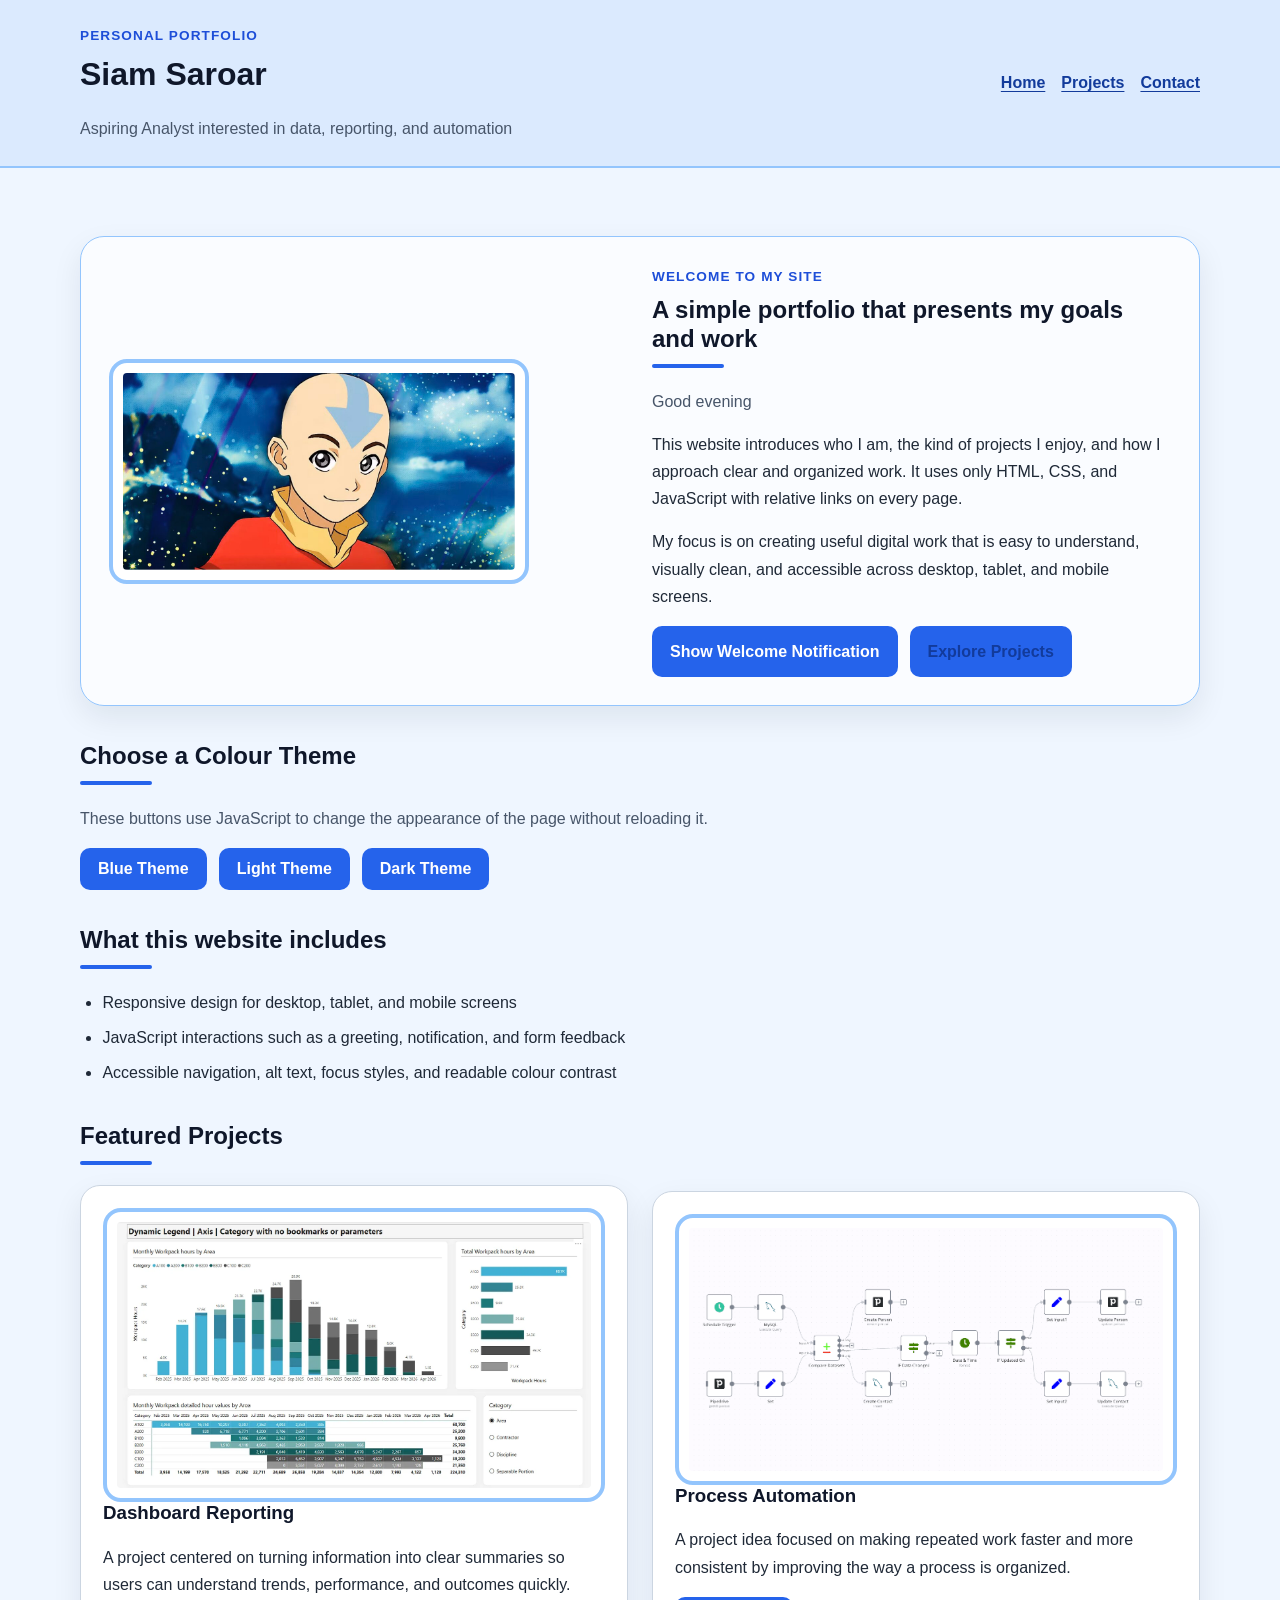
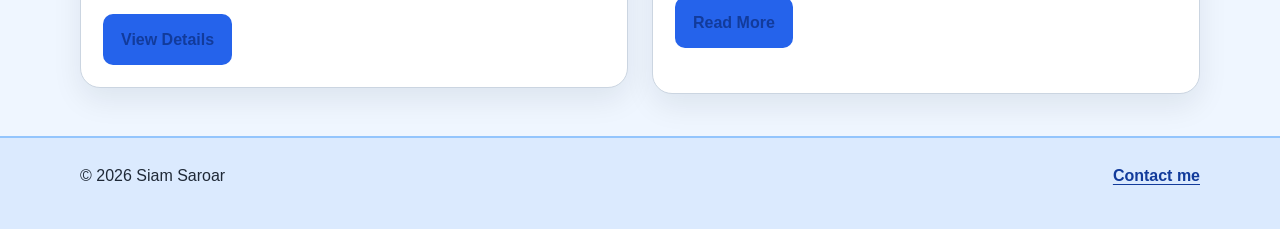
<file: index.html>
<!DOCTYPE html>
<html lang="en">
<head>
    <meta charset="UTF-8">
    <meta name="viewport" content="width=device-width, initial-scale=1.0">
    <title>Siam Saroar| Home</title>
    <link rel="icon" type="image/png" href="assets/images/favicon.png">
    <link rel="stylesheet" href="style.css">
</head>
<body id="pageBody" class="theme-blue">
    <a class="skip-link" href="#mainContent">Skip to main content</a>

    <header class="site-header">
        <div class="container header-flex">
            <div class="brand-block">
                <p class="site-kicker">Personal Portfolio</p>
                <h1>Siam Saroar</h1>
                <p class="tagline">Aspiring Analyst interested in data, reporting, and automation</p>
            </div>

            <nav aria-label="Main navigation">
                <ul class="nav-list">
                    <li><a href="index.html" aria-current="page">Home</a></li>
                    <li><a href="projects.html">Projects</a></li>
                    <li><a href="contact.html">Contact</a></li>
                </ul>
            </nav>
        </div>
    </header>

    <main id="mainContent" class="container">
        <section class="hero" aria-labelledby="heroTitle">
            <div class="hero-image">
                <img src="assets/images/profile.jpg" alt="Portrait of Siam Saroar" width="420" height="420">
            </div>

            <div class="hero-text">
                <p class="eyebrow">Welcome to my site</p>
                <h2 id="heroTitle">A simple portfolio that presents my goals and work</h2>
                <p id="greeting">Welcome</p>
                <p>
                    This website introduces who I am, the kind of projects I enjoy, and how I approach clear and
                    organized work. It uses only HTML, CSS, and JavaScript with relative links on every page.
                </p>
                <p>
                    My focus is on creating useful digital work that is easy to understand, visually clean, and
                    accessible across desktop, tablet, and mobile screens.
                </p>

                <div class="action-row">
                    <button id="notifyButton" type="button">Show Welcome Notification</button>
                    <a class="button-link" href="projects.html">Explore Projects</a>
                </div>
            </div>
        </section>

        <section class="theme-section" aria-labelledby="themeHeading">
            <h2 id="themeHeading">Choose a Colour Theme</h2>
            <p>These buttons use JavaScript to change the appearance of the page without reloading it.</p>

            <div class="theme-buttons">
                <button id="blueThemeButton" type="button">Blue Theme</button>
                <button id="lightThemeButton" type="button">Light Theme</button>
                <button id="darkThemeButton" type="button">Dark Theme</button>
            </div>
        </section>

        <section class="highlights" aria-labelledby="highlightsHeading">
            <h2 id="highlightsHeading">What this website includes</h2>
            <ul class="feature-list">
                <li>Responsive design for desktop, tablet, and mobile screens</li>
                <li>JavaScript interactions such as a greeting, notification, and form feedback</li>
                <li>Accessible navigation, alt text, focus styles, and readable colour contrast</li>
            </ul>
        </section>

        <section class="projects-preview" aria-labelledby="featuredProjectsHeading">
            <h2 id="featuredProjectsHeading">Featured Projects</h2>

            <div class="card-grid two-column-grid">
                <article class="card">
                    <img src="assets/images/project1.jpg" alt="Dashboard reporting screen" width="640" height="400">
                    <h3>Dashboard Reporting</h3>
                    <p>
                        A project centered on turning information into clear summaries so users can understand trends,
                        performance, and outcomes quickly.
                    </p>
                    <a class="button-link" href="projects.html">View Details</a>
                </article>

                <article class="card">
                    <img src="assets/images/project2.jpg" alt="Automation workflow" width="640" height="400">
                    <h3>Process Automation</h3>
                    <p>
                        A project idea focused on making repeated work faster and more consistent by improving the way a
                        process is organized.
                    </p>
                    <a class="button-link" href="projects.html">Read More</a>
                </article>
            </div>
        </section>
    </main>

    <footer class="site-footer">
        <div class="container footer-flex">
            <p>&copy; 2026 Siam Saroar</p>
            <p><a href="contact.html">Contact me</a></p>
        </div>
    </footer>

    <script src="script.js"></script>
</body>
</html>
</file>
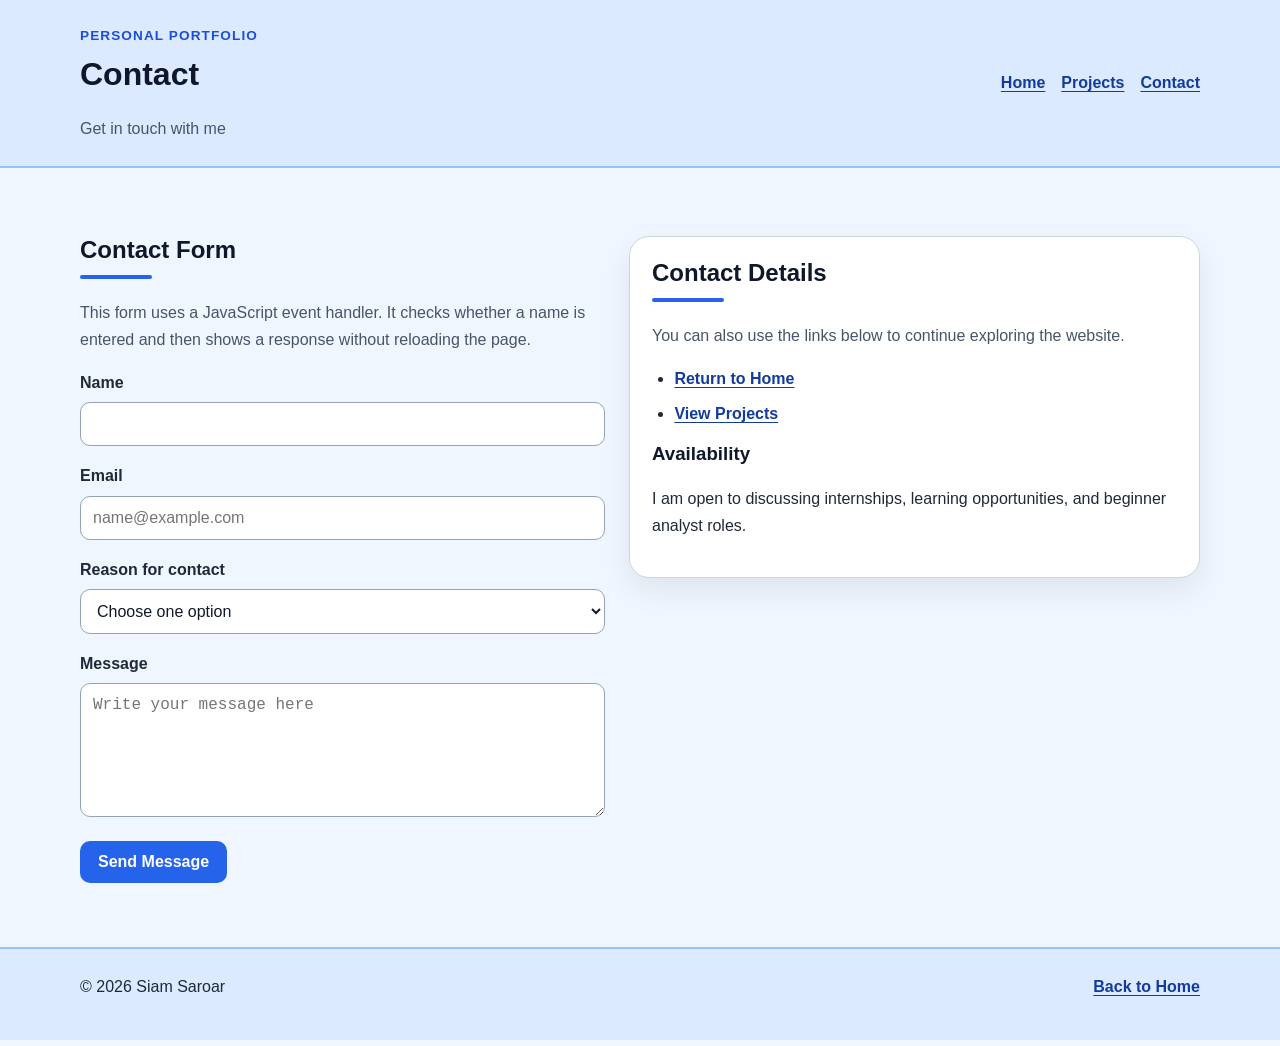
<file: contact.html>
<!DOCTYPE html>
<html lang="en">
<head>
    <meta charset="UTF-8">
    <meta name="viewport" content="width=device-width, initial-scale=1.0">
    <title>Siam Saroar | Contact</title>
    <link rel="icon" type="image/png" href="assets/images/favicon.png">
    <link rel="stylesheet" href="style.css">
</head>
<body id="pageBody" class="theme-blue">
    <a class="skip-link" href="#mainContent">Skip to main content</a>

    <header class="site-header">
        <div class="container header-flex">
            <div class="brand-block">
                <p class="site-kicker">Personal Portfolio</p>
                <h1>Contact</h1>
                <p class="tagline">Get in touch with me</p>
            </div>

            <nav aria-label="Main navigation">
                <ul class="nav-list">
                    <li><a href="index.html">Home</a></li>
                    <li><a href="projects.html">Projects</a></li>
                    <li><a href="contact.html" aria-current="page">Contact</a></li>
                </ul>
            </nav>
        </div>
    </header>

    <main id="mainContent" class="container">
        <section class="contact-layout" aria-label="Contact content">
            <div>
                <h2>Contact Form</h2>
                <p>
                    This form uses a JavaScript event handler. It checks whether a name is entered and then shows a
                    response without reloading the page.
                </p>

                <form id="contactForm" action="#" method="get" novalidate>
                    <div class="form-group">
                        <label for="userName">Name</label>
                        <input type="text" id="userName" name="userName" autocomplete="name" required>
                    </div>

                    <div class="form-group">
                        <label for="userEmail">Email</label>
                        <input type="email" id="userEmail" name="userEmail" autocomplete="email" placeholder="name@example.com">
                    </div>

                    <div class="form-group">
                        <label for="userReason">Reason for contact</label>
                        <select id="userReason" name="userReason">
                            <option value="">Choose one option</option>
                            <option value="networking">Networking</option>
                            <option value="project">Project discussion</option>
                            <option value="general">General question</option>
                        </select>
                    </div>

                    <div class="form-group">
                        <label for="userMessage">Message</label>
                        <textarea id="userMessage" name="userMessage" rows="6" cols="30" placeholder="Write your message here"></textarea>
                    </div>

                    <button id="contactButton" type="submit">Send Message</button>
                </form>

                <p id="formResponse" aria-live="polite"></p>
            </div>

            <aside class="contact-details" aria-labelledby="contactDetailsHeading">
                <h2 id="contactDetailsHeading">Contact Details</h2>
                <p>You can also use the links below to continue exploring the website.</p>
                <ul>
                    <li><a href="index.html">Return to Home</a></li>
                    <li><a href="projects.html">View Projects</a></li>
                </ul>

                <h3>Availability</h3>
                <p>I am open to discussing internships, learning opportunities, and beginner analyst roles.</p>
            </aside>
        </section>
    </main>

    <footer class="site-footer">
        <div class="container footer-flex">
            <p>&copy; 2026 Siam Saroar</p>
            <p><a href="index.html">Back to Home</a></p>
        </div>
    </footer>

    <script src="script.js"></script>
</body>
</html>
</file>
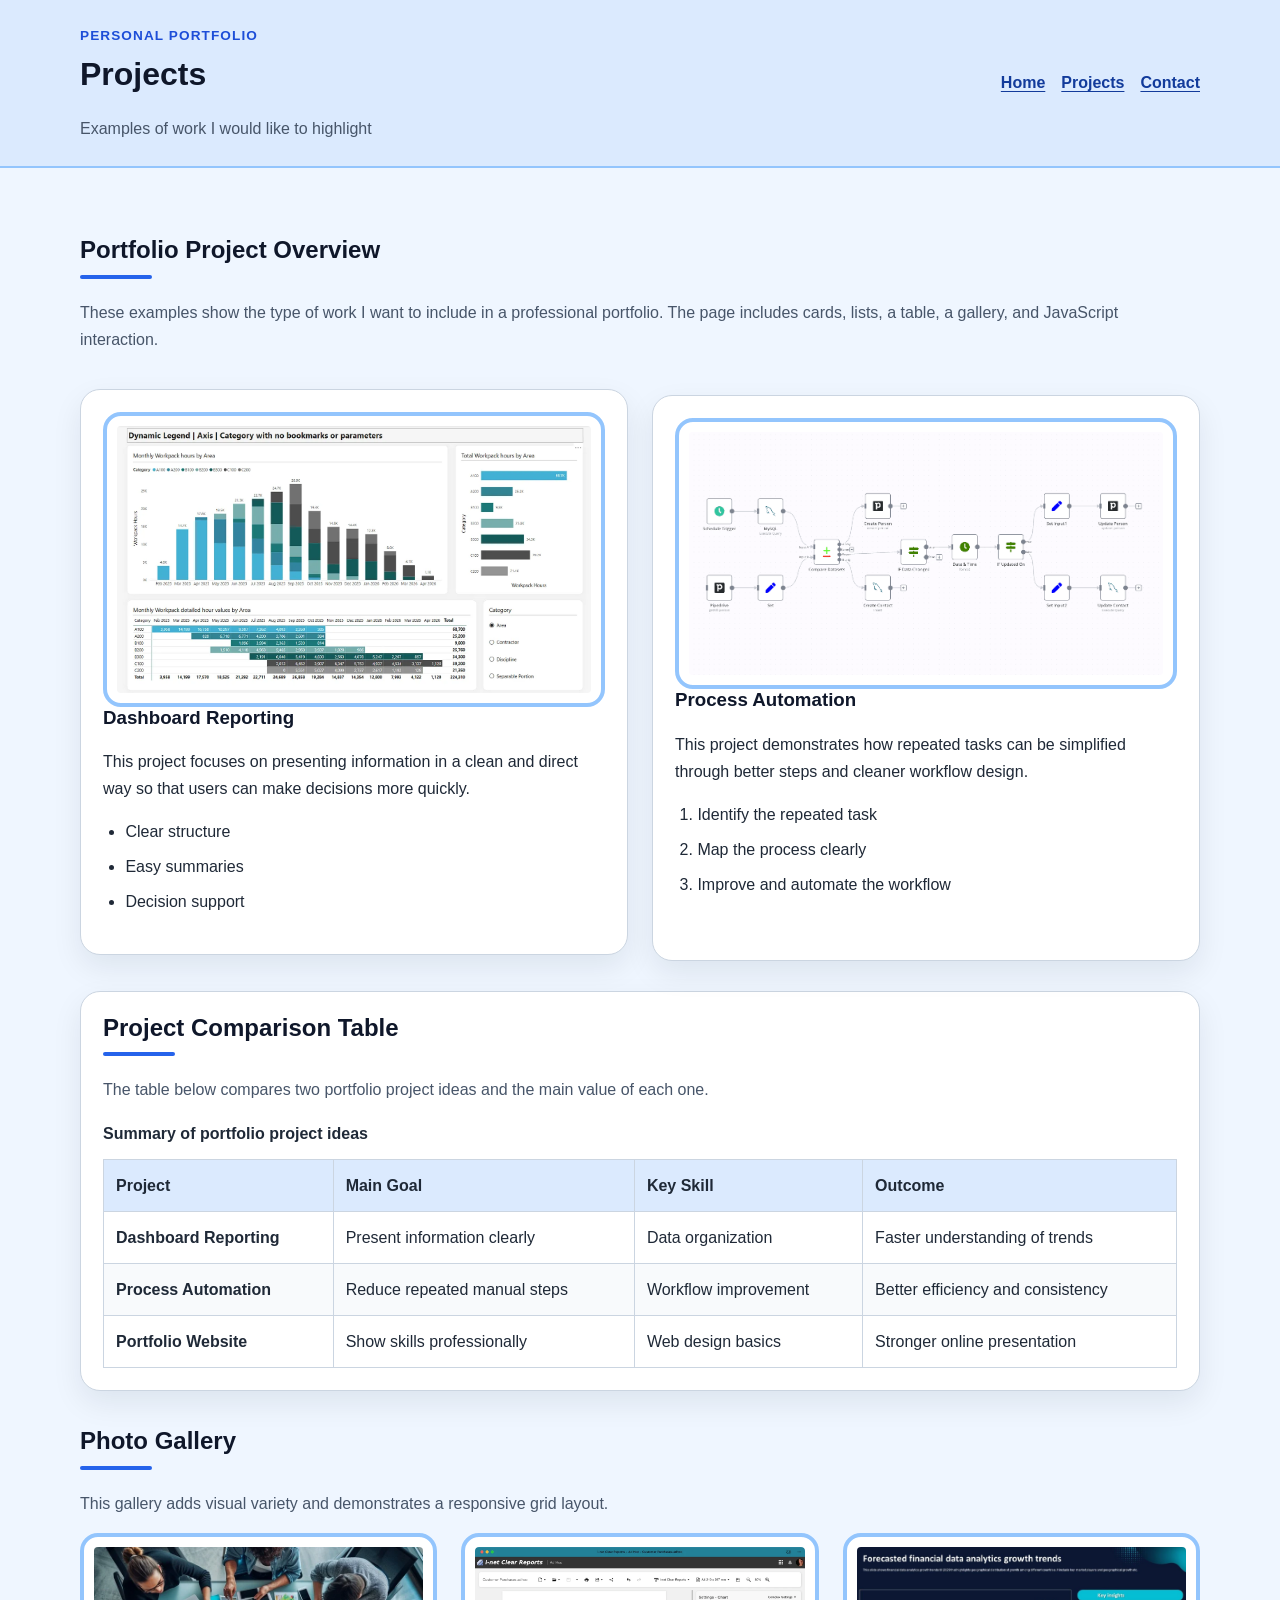
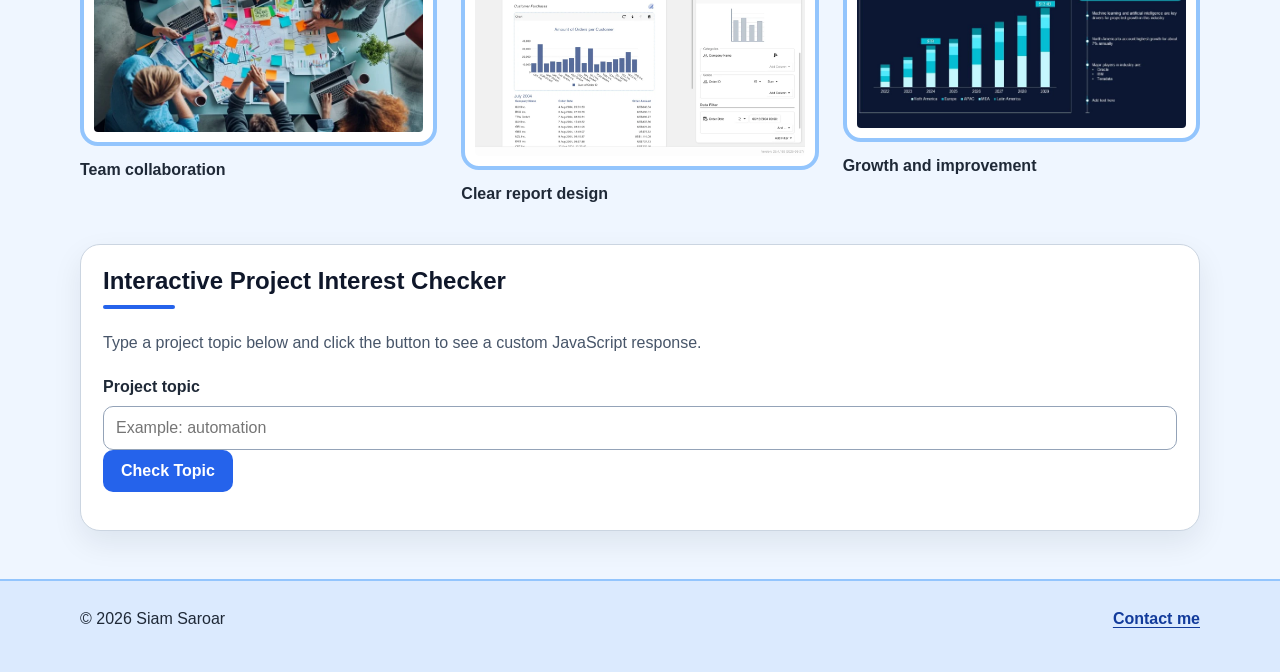
<file: projects.html>
<!DOCTYPE html>
<html lang="en">
<head>
    <meta charset="UTF-8">
    <meta name="viewport" content="width=device-width, initial-scale=1.0">
    <title>Siam Saroar | Projects</title>
    <link rel="icon" type="image/png" href="assets/images/favicon.png">
    <link rel="stylesheet" href="style.css">
</head>
<body id="pageBody" class="theme-blue">
    <a class="skip-link" href="#mainContent">Skip to main content</a>

    <header class="site-header">
        <div class="container header-flex">
            <div class="brand-block">
                <p class="site-kicker">Personal Portfolio</p>
                <h1>Projects</h1>
                <p class="tagline">Examples of work I would like to highlight</p>
            </div>

            <nav aria-label="Main navigation">
                <ul class="nav-list">
                    <li><a href="index.html">Home</a></li>
                    <li><a href="projects.html" aria-current="page">Projects</a></li>
                    <li><a href="contact.html">Contact</a></li>
                </ul>
            </nav>
        </div>
    </header>

    <main id="mainContent" class="container">
        <section aria-labelledby="projectOverviewHeading">
            <h2 id="projectOverviewHeading">Portfolio Project Overview</h2>
            <p>
                These examples show the type of work I want to include in a professional portfolio. The page includes
                cards, lists, a table, a gallery, and JavaScript interaction.
            </p>
        </section>

        <section class="card-grid two-column-grid" aria-label="Project cards">
            <article class="card">
                <img src="assets/images/project1.jpg" alt="Dashboard reporting project preview" width="640" height="400">
                <h3>Dashboard Reporting</h3>
                <p>
                    This project focuses on presenting information in a clean and direct way so that users can make
                    decisions more quickly.
                </p>
                <ul>
                    <li>Clear structure</li>
                    <li>Easy summaries</li>
                    <li>Decision support</li>
                </ul>
            </article>

            <article class="card">
                <img src="assets/images/project2.jpg" alt="Process automation project preview" width="640" height="400">
                <h3>Process Automation</h3>
                <p>
                    This project demonstrates how repeated tasks can be simplified through better steps and cleaner
                    workflow design.
                </p>
                <ol>
                    <li>Identify the repeated task</li>
                    <li>Map the process clearly</li>
                    <li>Improve and automate the workflow</li>
                </ol>
            </article>
        </section>

        <section class="table-section" aria-labelledby="tableHeading">
            <h2 id="tableHeading">Project Comparison Table</h2>
            <p>The table below compares two portfolio project ideas and the main value of each one.</p>

            <div class="table-wrapper">
                <table>
                    <caption>Summary of portfolio project ideas</caption>
                    <thead>
                        <tr>
                            <th scope="col">Project</th>
                            <th scope="col">Main Goal</th>
                            <th scope="col">Key Skill</th>
                            <th scope="col">Outcome</th>
                        </tr>
                    </thead>
                    <tbody>
                        <tr>
                            <th scope="row">Dashboard Reporting</th>
                            <td>Present information clearly</td>
                            <td>Data organization</td>
                            <td>Faster understanding of trends</td>
                        </tr>
                        <tr>
                            <th scope="row">Process Automation</th>
                            <td>Reduce repeated manual steps</td>
                            <td>Workflow improvement</td>
                            <td>Better efficiency and consistency</td>
                        </tr>
                        <tr>
                            <th scope="row">Portfolio Website</th>
                            <td>Show skills professionally</td>
                            <td>Web design basics</td>
                            <td>Stronger online presentation</td>
                        </tr>
                    </tbody>
                </table>
            </div>
        </section>

        <section class="gallery-section" aria-labelledby="galleryHeading">
            <h2 id="galleryHeading">Photo Gallery</h2>
            <p>This gallery adds visual variety and demonstrates a responsive grid layout.</p>

            <div class="gallery-grid">
                <figure class="gallery-item">
                    <img src="assets/images/team.jpg" alt="Illustration representing teamwork and collaboration" width="700" height="420">
                    <figcaption>Team collaboration</figcaption>
                </figure>
                <figure class="gallery-item">
                    <img src="assets/images/report.jpg" alt="Illustration representing reports and presentation design" width="700" height="420">
                    <figcaption>Clear report design</figcaption>
                </figure>
                <figure class="gallery-item">
                    <img src="assets/images/growth.jpg" alt="Illustration representing growth and improvement" width="700" height="420">
                    <figcaption>Growth and improvement</figcaption>
                </figure>
            </div>
        </section>

        <section class="interaction-box" aria-labelledby="checkerHeading">
            <h2 id="checkerHeading">Interactive Project Interest Checker</h2>
            <p>Type a project topic below and click the button to see a custom JavaScript response.</p>

            <label for="topicInput">Project topic</label>
            <input type="text" id="topicInput" name="topicInput" placeholder="Example: automation">
            <button id="topicButton" type="button">Check Topic</button>

            <p id="topicResult" aria-live="polite"></p>
        </section>
    </main>

    <footer class="site-footer">
        <div class="container footer-flex">
            <p>&copy; 2026 Siam Saroar</p>
            <p><a href="contact.html">Contact me</a></p>
        </div>
    </footer>

    <script src="script.js"></script>
</body>
</html>
</file>
<file: style.css>
/*
   style.css
   Purpose: controls layout, spacing, typography, responsiveness, themes, and accessibility.
*/

/* Universal selector */
* {
    box-sizing: border-box;
}

:root {
    --background: #eff6ff;
    --surface: #ffffff;
    --text: #1f2937;
    --heading: #0f172a;
    --accent: #2563eb;
    --accent-dark: #1d4ed8;
    --border: #93c5fd;
    --muted: #475569;
    --shadow: 0 12px 30px rgba(15, 23, 42, 0.08);
}

html {
    scroll-behavior: smooth;
}

body {
    margin: 0;
    font-family: Arial, Helvetica, sans-serif;
    line-height: 1.7;
    background-color: var(--background);
    color: var(--text);
}

img {
    max-width: 100%;
    height: auto;
    display: block;
}

/* Multiple selector */
h1,
h2,
h3 {
    line-height: 1.2;
    color: var(--heading);
    margin-top: 0;
}

p,
ul,
ol,
table {
    margin-top: 0;
}

/* Pseudo-element selector */
h2::after {
    content: "";
    display: block;
    width: 72px;
    height: 4px;
    margin-top: 10px;
    border-radius: 999px;
    background-color: var(--accent);
}

.skip-link {
    position: absolute;
    left: -9999px;
    top: auto;
}

.skip-link:focus {
    left: 16px;
    top: 16px;
    background-color: #ffffff;
    color: #000000;
    padding: 12px 16px;
    border: 2px solid #000000;
    z-index: 1000;
}

.container {
    width: min(92%, 1120px);
    margin: 0 auto;
}

.site-header,
.site-footer {
    background-color: rgba(219, 234, 254, 0.95);
    border-color: var(--border);
}

.site-header {
    border-bottom: 2px solid var(--border);
    padding: 24px 0;
}

.site-footer {
    border-top: 2px solid var(--border);
    margin-top: 48px;
    padding: 24px 0;
}

/* Child selector */
.site-header > .container,
.site-footer > .container {
    width: min(92%, 1120px);
}

.header-flex,
.footer-flex,
.hero,
.contact-layout {
    display: flex;
    gap: 24px;
}

.header-flex,
.footer-flex {
    justify-content: space-between;
    align-items: center;
}

.brand-block {
    max-width: 680px;
}

.site-kicker,
.eyebrow {
    text-transform: uppercase;
    letter-spacing: 0.08em;
    font-size: 0.85rem;
    font-weight: bold;
    color: var(--accent-dark);
    margin-bottom: 8px;
}

.tagline {
    margin-bottom: 0;
    color: var(--muted);
}

.nav-list {
    list-style: none;
    display: flex;
    gap: 16px;
    padding: 0;
    margin: 0;
}

.nav-list li {
    margin: 0;
}

/* Attribute selector */
a[href$=".html"] {
    color: #123b9b;
}

a {
    font-weight: 700;
    text-underline-offset: 3px;
}

a:hover,
a:focus {
    color: var(--accent-dark);
}

a:focus-visible,
button:focus-visible,
input:focus-visible,
textarea:focus-visible,
select:focus-visible {
    outline: 3px solid #111827;
    outline-offset: 2px;
}

main {
    padding-top: 32px;
}

.hero {
    align-items: center;
    background-color: rgba(255, 255, 255, 0.7);
    border: 1px solid var(--border);
    border-radius: 24px;
    box-shadow: var(--shadow);
    padding: 28px;
}

.hero-image,
.hero-text {
    flex: 1;
}

.hero-image img,
.card img,
.gallery-item img {
    border: 4px solid var(--border);
    padding: 10px;
    margin: 0;
    border-radius: 18px;
    background-color: #ffffff;
}

.action-row,
.theme-buttons {
    display: flex;
    gap: 12px;
    flex-wrap: wrap;
}

button,
.button-link {
    display: inline-block;
    padding: 12px 18px;
    border: none;
    border-radius: 10px;
    background-color: var(--accent);
    color: #ffffff;
    text-decoration: none;
    cursor: pointer;
    font-size: 1rem;
    font-weight: 700;
}

button:hover,
button:focus,
.button-link:hover,
.button-link:focus {
    background-color: var(--accent-dark);
    color: #ffffff;
}

section {
    margin-top: 36px;
}

.feature-list,
.contact-details ul,
.card ul,
.card ol {
    padding-left: 1.4rem;
}

.feature-list li,
.contact-details li,
.card li {
    margin-bottom: 8px;
}

.two-column-grid,
.gallery-grid {
    display: grid;
    gap: 24px;
}

.two-column-grid {
    grid-template-columns: repeat(2, minmax(0, 1fr));
}

.gallery-grid {
    grid-template-columns: repeat(3, minmax(0, 1fr));
}

.card,
.interaction-box,
.table-section,
.contact-details {
    background-color: var(--surface);
    border: 1px solid #cbd5e1;
    border-radius: 20px;
    box-shadow: var(--shadow);
    padding: 22px;
}

/* Sibling selector */
.card ~ .card {
    transform: translateY(6px);
}

/* Adjacent sibling selector */
h2 + p {
    color: var(--muted);
}

.gallery-item {
    margin: 0;
}

.gallery-item figcaption {
    padding-top: 10px;
    font-weight: 700;
}

.table-wrapper {
    overflow-x: auto;
}

table {
    width: 100%;
    border-collapse: collapse;
    background-color: #ffffff;
}

caption {
    text-align: left;
    font-weight: bold;
    margin-bottom: 12px;
}

th,
td {
    border: 1px solid #cbd5e1;
    padding: 12px;
    text-align: left;
}

thead th {
    background-color: #dbeafe;
}

tbody tr:nth-child(even) {
    background-color: #f8fafc;
}

label {
    display: block;
    font-weight: 700;
    margin-bottom: 6px;
}

.form-group {
    margin-bottom: 16px;
}

input,
textarea,
select {
    width: 100%;
    padding: 12px;
    border: 1px solid #94a3b8;
    border-radius: 10px;
    font-size: 1rem;
    background-color: #ffffff;
    color: #111827;
}

textarea {
    resize: vertical;
}

#formResponse,
#topicResult {
    margin-top: 14px;
    font-weight: 700;
}

.contact-layout {
    align-items: flex-start;
}

.contact-layout > * {
    flex: 1;
}

.theme-blue {
    --background: #eff6ff;
    --surface: #ffffff;
    --text: #1f2937;
    --heading: #0f172a;
    --accent: #2563eb;
    --accent-dark: #1d4ed8;
    --border: #93c5fd;
    --muted: #475569;
}

.theme-light {
    --background: #ffffff;
    --surface: #ffffff;
    --text: #111827;
    --heading: #111827;
    --accent: #1d4ed8;
    --accent-dark: #1e40af;
    --border: #d1d5db;
    --muted: #4b5563;
}

.theme-dark {
    --background: #111827;
    --surface: #1f2937;
    --text: #f9fafb;
    --heading: #f9fafb;
    --accent: #60a5fa;
    --accent-dark: #93c5fd;
    --border: #374151;
    --muted: #d1d5db;
}

.theme-dark .site-header,
.theme-dark .site-footer,
.theme-dark .hero,
.theme-dark .card,
.theme-dark .interaction-box,
.theme-dark .table-section,
.theme-dark .contact-details,
.theme-dark .hero-image img,
.theme-dark .card img,
.theme-dark .gallery-item img,
.theme-dark table,
.theme-dark input,
.theme-dark textarea,
.theme-dark select {
    background-color: #1f2937;
    color: #f9fafb;
}

.theme-dark thead th,
.theme-dark tbody tr:nth-child(even) {
    background-color: #111827;
}

.theme-dark a[href$=".html"] {
    color: #dbeafe;
}

@media (max-width: 900px) {
    .header-flex,
    .footer-flex,
    .hero,
    .contact-layout {
        flex-direction: column;
        align-items: flex-start;
    }

    .two-column-grid,
    .gallery-grid {
        grid-template-columns: 1fr;
    }

    .card ~ .card {
        transform: none;
    }
}

@media (max-width: 600px) {
    body {
        line-height: 1.6;
    }

    .nav-list,
    .theme-buttons,
    .action-row {
        flex-direction: column;
        align-items: stretch;
    }

    .hero,
    .card,
    .interaction-box,
    .table-section,
    .contact-details {
        padding: 18px;
        border-radius: 16px;
    }

    button,
    .button-link {
        width: 100%;
        text-align: center;
    }
}
</file>
